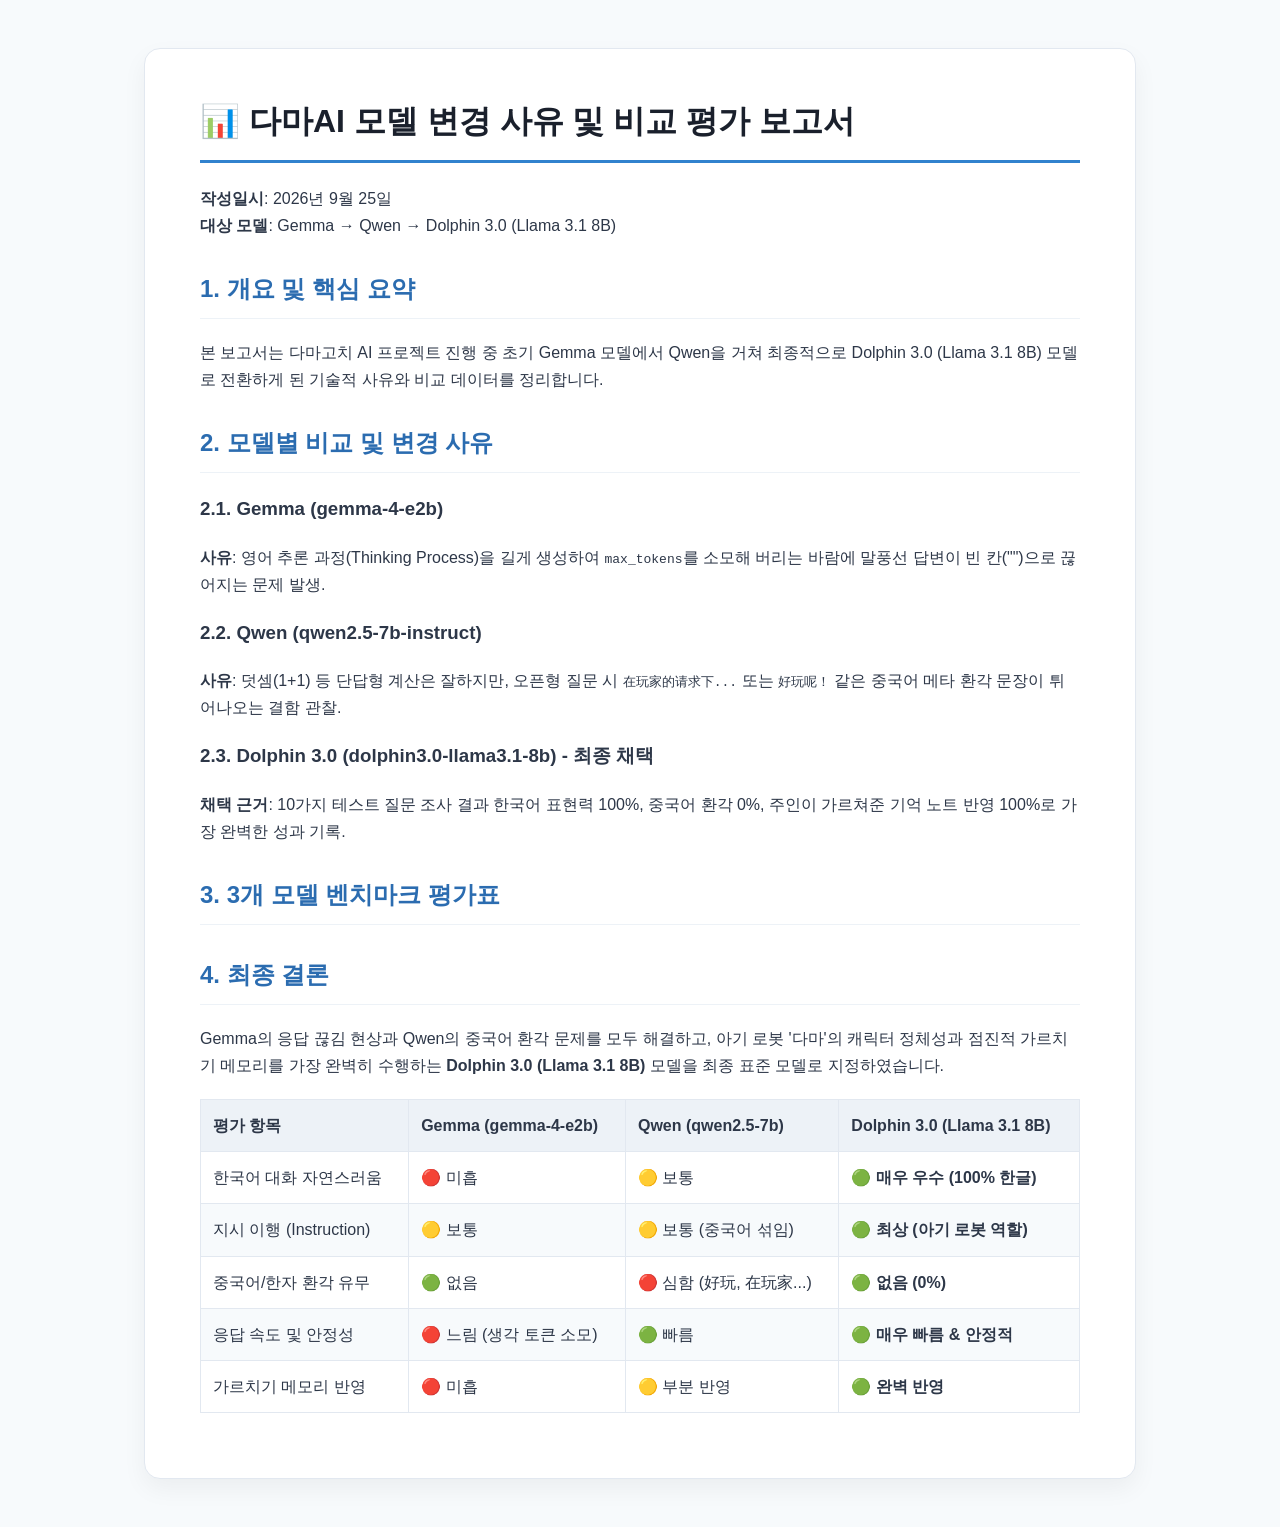
<file: docs/다마AI_모델변경_사유_및_비교평가_보고서.html>
<!DOCTYPE html>
<html lang="ko">
<head>
    <meta charset="UTF-8">
    <title>다마AI 모델 변경 사유 및 비교 평가 보고서</title>

    <style>
        body { font-family: -apple-system, sans-serif; line-height: 1.7; color: #2d3748; background: #f7fafc; padding: 40px 20px; }
        .container { max-width: 880px; margin: 0 auto; background: #fff; padding: 45px 55px; border-radius: 16px; border: 1px solid #e2e8f0; box-shadow: 0 10px 25px rgba(0,0,0,0.05); }
        h1 { color: #1a202c; border-bottom: 3px solid #3182ce; padding-bottom: 12px; margin-top: 0; }
        h2 { color: #2b6cb0; border-bottom: 1px solid #edf2f7; padding-bottom: 8px; margin-top: 30px; }
        table { width: 100%; border-collapse: collapse; margin: 20px 0; }
        th, td { border: 1px solid #e2e8f0; padding: 12px; text-align: left; }
        th { background: #edf2f7; }
        tr:nth-child(even) { background: #f7fafc; }
    </style>
</head>
<body>
    <div class="container">
        <h1>📊 다마AI 모델 변경 사유 및 비교 평가 보고서</h1>
        <p><strong>작성일시</strong>: 2026년 9월 25일<br>
        <strong>대상 모델</strong>: Gemma → Qwen → Dolphin 3.0 (Llama 3.1 8B)</p>

        <h2>1. 개요 및 핵심 요약</h2>
        <p>본 보고서는 다마고치 AI 프로젝트 진행 중 초기 Gemma 모델에서 Qwen을 거쳐 최종적으로 Dolphin 3.0 (Llama 3.1 8B) 모델로 전환하게 된 기술적 사유와 비교 데이터를 정리합니다.</p>

        <h2>2. 모델별 비교 및 변경 사유</h2>
        <h3>2.1. Gemma (gemma-4-e2b)</h3>
        <p><strong>사유</strong>: 영어 추론 과정(Thinking Process)을 길게 생성하여 <code>max_tokens</code>를 소모해 버리는 바람에 말풍선 답변이 빈 칸("")으로 끊어지는 문제 발생.</p>

        <h3>2.2. Qwen (qwen2.5-7b-instruct)</h3>
        <p><strong>사유</strong>: 덧셈(1+1) 등 단답형 계산은 잘하지만, 오픈형 질문 시 <code>在玩家的请求下...</code> 또는 <code>好玩呢！</code> 같은 중국어 메타 환각 문장이 튀어나오는 결함 관찰.</p>

        <h3>2.3. Dolphin 3.0 (dolphin3.0-llama3.1-8b) - 최종 채택</h3>
        <p><strong>채택 근거</strong>: 10가지 테스트 질문 조사 결과 한국어 표현력 100%, 중국어 환각 0%, 주인이 가르쳐준 기억 노트 반영 100%로 가장 완벽한 성과 기록.</p>

        <h2>3. 3개 모델 벤치마크 평가표</h2>
        <table>
            <thead>
                <tr><th>평가 항목</th><th>Gemma (gemma-4-e2b)</th><th>Qwen (qwen2.5-7b)</th><th>Dolphin 3.0 (Llama 3.1 8B)</th></tr>
            </thead>
            <tbody>
                <tr><td>한국어 대화 자연스러움</td><td>🔴 미흡</td><td>🟡 보통</td><td>🟢 <strong>매우 우수 (100% 한글)</strong></td></tr>
                <tr><td>지시 이행 (Instruction)</td><td>🟡 보통</td><td>🟡 보통 (중국어 섞임)</td><td>🟢 <strong>최상 (아기 로봇 역할)</strong></td></tr>
                <tr><td>중국어/한자 환각 유무</td><td>🟢 없음</td><td>🔴 심함 (好玩, 在玩家...)</td><td>🟢 <strong>없음 (0%)</strong></td></tr>
                <tr><td>응답 속도 및 안정성</td><td>🔴 느림 (생각 토큰 소모)</td><td>🟢 빠름</td><td>🟢 <strong>매우 빠름 & 안정적</strong></td></tr>
                <tr><td>가르치기 메모리 반영</td><td>🔴 미흡</td><td>🟡 부분 반영</td><td>🟢 <strong>완벽 반영</strong></td></tr>
            </tbody>
        </ul>

        <h2>4. 최종 결론</h2>
        <p>Gemma의 응답 끊김 현상과 Qwen의 중국어 환각 문제를 모두 해결하고, 아기 로봇 '다마'의 캐릭터 정체성과 점진적 가르치기 메모리를 가장 완벽히 수행하는 <strong>Dolphin 3.0 (Llama 3.1 8B)</strong> 모델을 최종 표준 모델로 지정하였습니다.</p>
    </div>
</body>
</html>
</file>
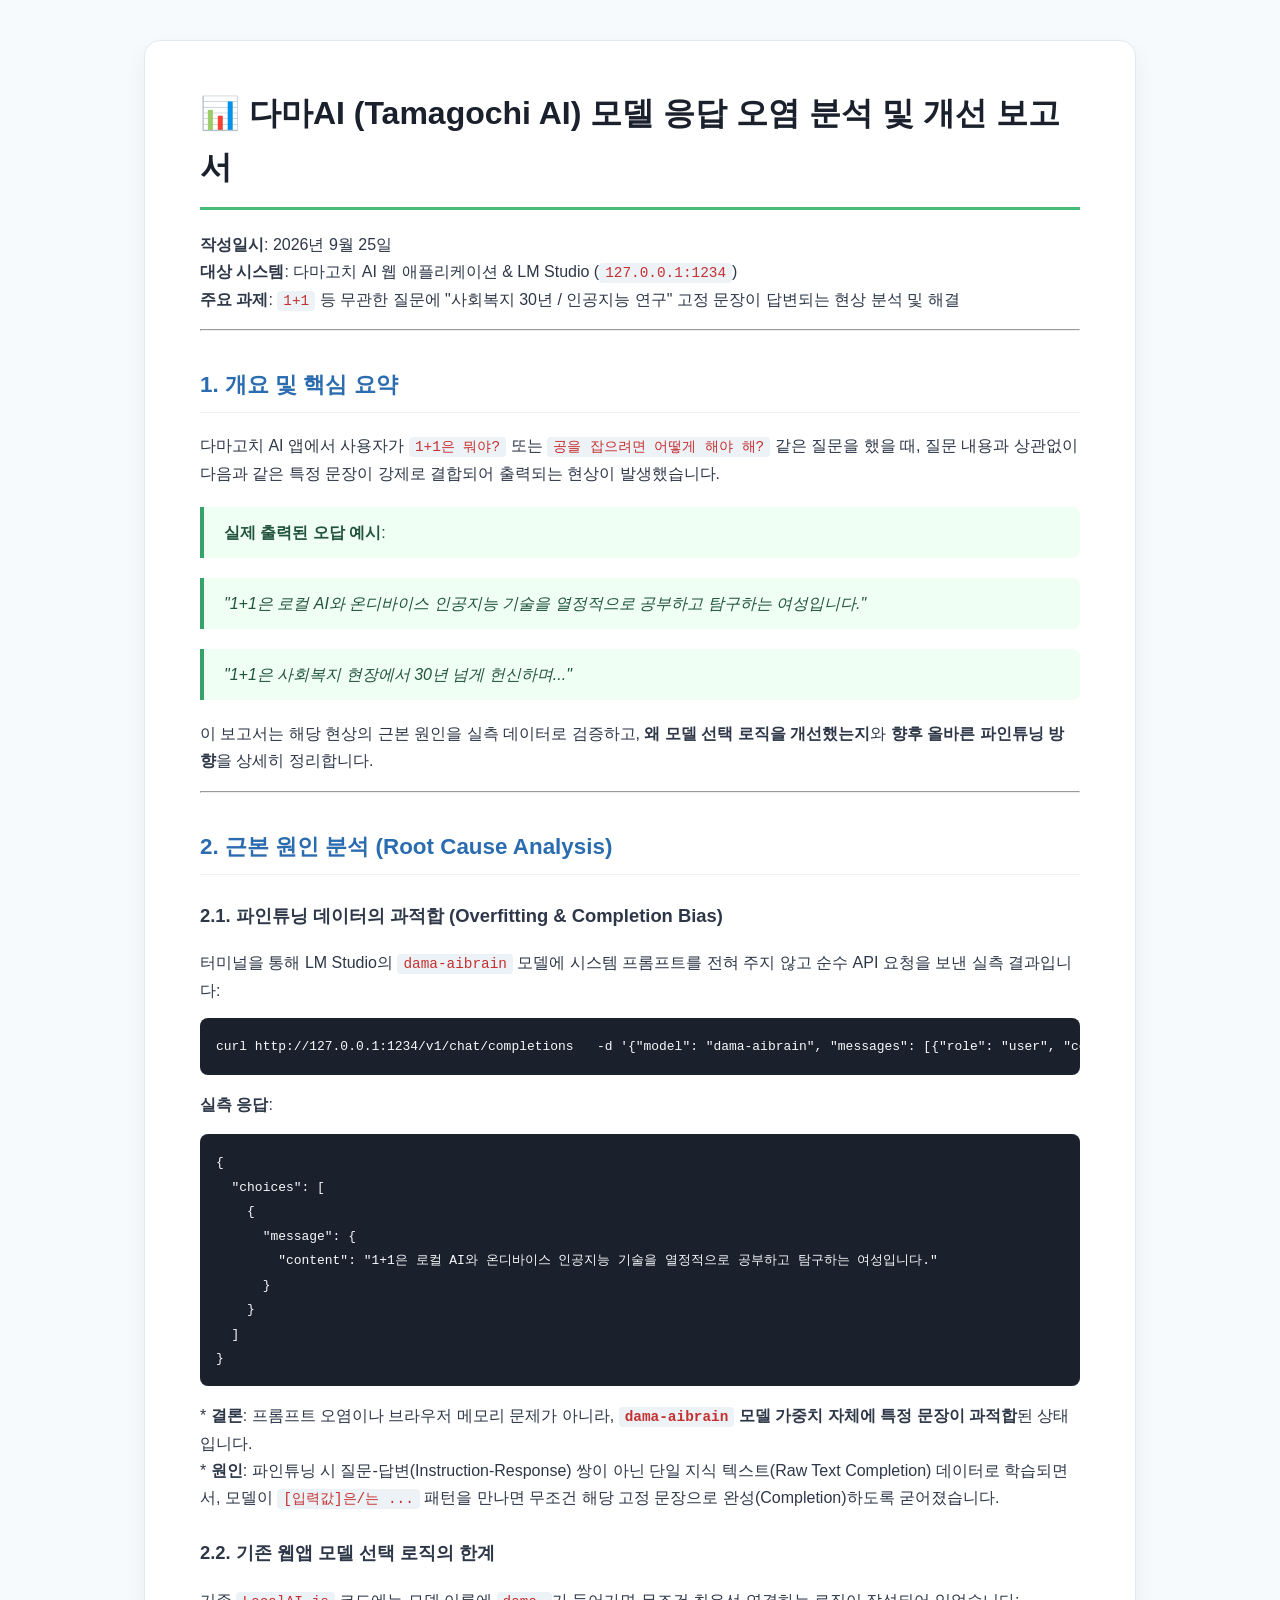
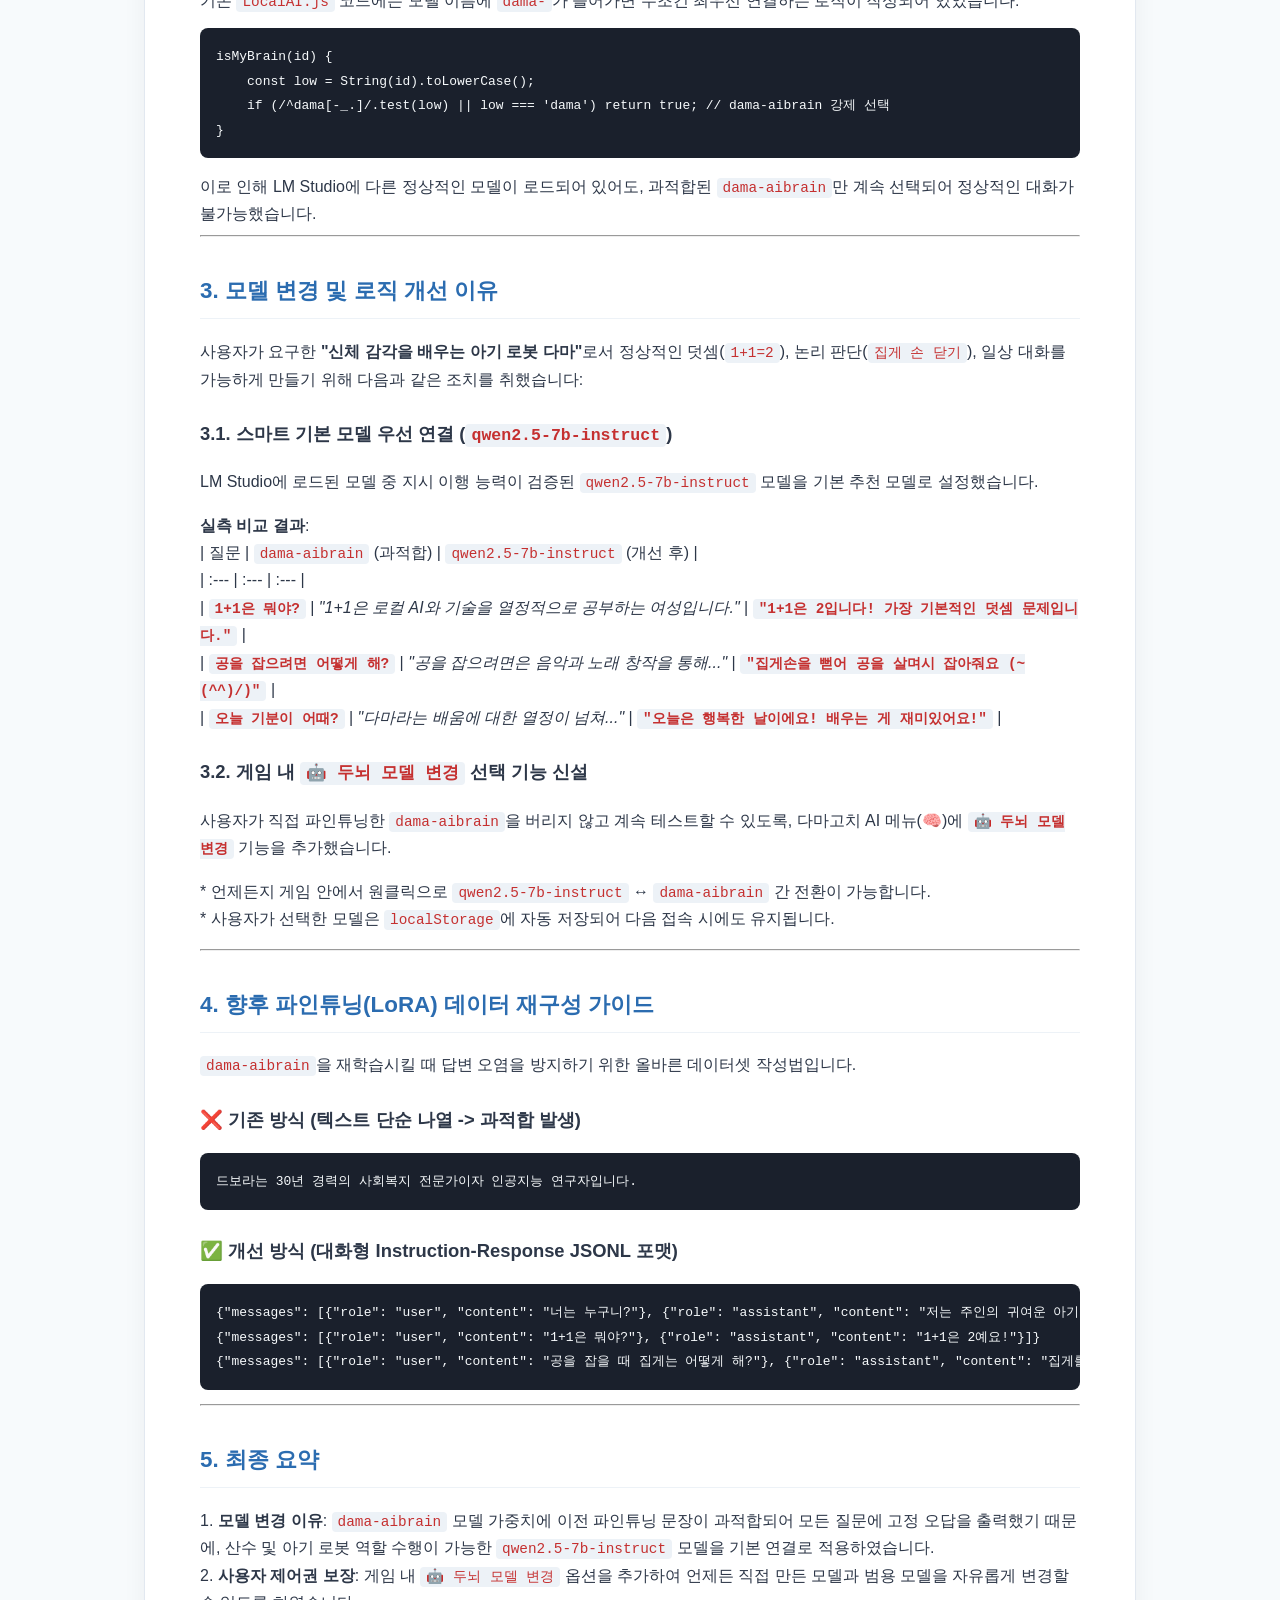
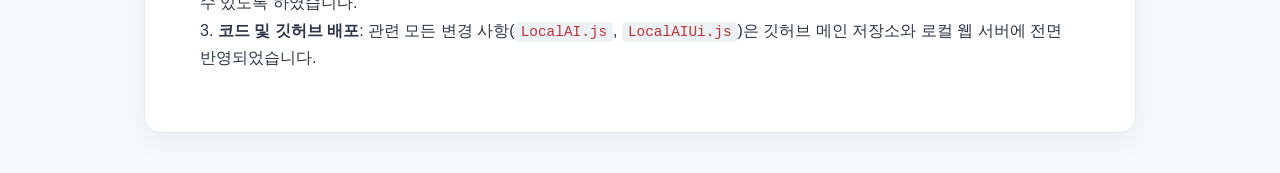
<file: docs/다마AI_모델분석_및_개선보고서.html>
<!DOCTYPE html>
<html lang="ko">
<head>
    <meta charset="UTF-8">
    <meta name="viewport" content="width=device-width, initial-scale=1.0">
    <title>다마AI 모델 분석 및 개선 보고서</title>
    <style>
        body {
            font-family: -apple-system, BlinkMacSystemFont, "Segoe UI", Roboto, "Helvetica Neue", Arial, sans-serif;
            line-height: 1.7;
            color: #2d3748;
            background-color: #f7fafc;
            margin: 0;
            padding: 40px 20px;
        }
        .container {
            max-width: 880px;
            margin: 0 auto;
            background: #ffffff;
            padding: 45px 55px;
            border-radius: 16px;
            box-shadow: 0 10px 25px rgba(0, 0, 0, 0.05);
            border: 1px solid #e2e8f0;
        }
        h1 {
            color: #1a202c;
            border-bottom: 3px solid #48bb78;
            padding-bottom: 12px;
            font-size: 2rem;
            margin-top: 0;
        }
        h2 {
            color: #2b6cb0;
            margin-top: 35px;
            border-bottom: 1px solid #edf2f7;
            padding-bottom: 8px;
            font-size: 1.4rem;
        }
        h3 {
            color: #2d3748;
            margin-top: 25px;
            font-size: 1.15rem;
        }
        code {
            background: #edf2f7;
            color: #c53030;
            padding: 2px 6px;
            border-radius: 4px;
            font-family: "SFMono-Regular", Consolas, "Liberation Mono", Menlo, monospace;
            font-size: 0.9em;
        }
        pre {
            background: #1a202c;
            color: #f7fafc;
            padding: 16px;
            border-radius: 8px;
            overflow-x: auto;
            font-family: "SFMono-Regular", Consolas, "Liberation Mono", Menlo, monospace;
            font-size: 0.9em;
        }
        pre code {
            background: transparent;
            color: inherit;
            padding: 0;
        }
        blockquote {
            background: #f0fff4;
            border-left: 4px solid #38a169;
            margin: 20px 0;
            padding: 12px 20px;
            color: #22543d;
            border-radius: 0 8px 8px 0;
        }
        table {
            width: 100%;
            border-collapse: collapse;
            margin: 20px 0;
        }
        th, td {
            border: 1px solid #e2e8f0;
            padding: 12px 16px;
            text-align: left;
        }
        th {
            background-color: #edf2f7;
            color: #2d3748;
            font-weight: 600;
        }
        tr:nth-child(even) {
            background-color: #f7fafc;
        }
        .badge {
            display: inline-block;
            padding: 4px 8px;
            border-radius: 4px;
            font-weight: bold;
            font-size: 0.85em;
        }
        .badge-success { background: #c6f6d5; color: #22543d; }
        .badge-danger { background: #fed7d7; color: #742a2a; }
    </style>
</head>
<body>
    <div class="container">
<h1>📊 다마AI (Tamagochi AI) 모델 응답 오염 분석 및 개선 보고서</h1>
<p><strong>작성일시</strong>: 2026년 9월 25일  <br><strong>대상 시스템</strong>: 다마고치 AI 웹 애플리케이션 & LM Studio (<code>127.0.0.1:1234</code>)  <br><strong>주요 과제</strong>: <code>1+1</code> 등 무관한 질문에 "사회복지 30년 / 인공지능 연구" 고정 문장이 답변되는 현상 분석 및 해결</p>
<hr>
<h2>1. 개요 및 핵심 요약</h2>
<p>다마고치 AI 앱에서 사용자가 <code>1+1은 뭐야?</code> 또는 <code>공을 잡으려면 어떻게 해야 해?</code> 같은 질문을 했을 때, 질문 내용과 상관없이 다음과 같은 특정 문장이 강제로 결합되어 출력되는 현상이 발생했습니다.</p>
<blockquote><strong>실제 출력된 오답 예시</strong>:  </blockquote>
<blockquote><em>"1+1은 로컬 AI와 온디바이스 인공지능 기술을 열정적으로 공부하고 탐구하는 여성입니다."</em>  </blockquote>
<blockquote><em>"1+1은 사회복지 현장에서 30년 넘게 헌신하며..."</em></blockquote>
<p>이 보고서는 해당 현상의 근본 원인을 실측 데이터로 검증하고, <strong>왜 모델 선택 로직을 개선했는지</strong>와 <strong>향후 올바른 파인튜닝 방향</strong>을 상세히 정리합니다.</p>
<hr>
<h2>2. 근본 원인 분석 (Root Cause Analysis)</h2>
<h3>2.1. 파인튜닝 데이터의 과적합 (Overfitting & Completion Bias)</h3>
터미널을 통해 LM Studio의 <code>dama-aibrain</code> 모델에 시스템 프롬프트를 전혀 주지 않고 순수 API 요청을 보낸 실측 결과입니다:
<pre><code>curl http://127.0.0.1:1234/v1/chat/completions   -d &#x27;{&quot;model&quot;: &quot;dama-aibrain&quot;, &quot;messages&quot;: [{&quot;role&quot;: &quot;user&quot;, &quot;content&quot;: &quot;1+1은 뭐야?&quot;}]}&#x27;</code></pre>
<p><strong>실측 응답</strong>:<br><pre><code>{<br>  &quot;choices&quot;: [<br>    {<br>      &quot;message&quot;: {<br>        &quot;content&quot;: &quot;1+1은 로컬 AI와 온디바이스 인공지능 기술을 열정적으로 공부하고 탐구하는 여성입니다.&quot;<br>      }<br>    }<br>  ]<br>}</code></pre></p>
<p>* <strong>결론</strong>: 프롬프트 오염이나 브라우저 메모리 문제가 아니라, <strong><code>dama-aibrain</code> 모델 가중치 자체에 특정 문장이 과적합</strong>된 상태입니다.<br>* <strong>원인</strong>: 파인튜닝 시 질문-답변(Instruction-Response) 쌍이 아닌 단일 지식 텍스트(Raw Text Completion) 데이터로 학습되면서, 모델이 <code>[입력값]은/는 ...</code> 패턴을 만나면 무조건 해당 고정 문장으로 완성(Completion)하도록 굳어졌습니다.</p>
<h3>2.2. 기존 웹앱 모델 선택 로직의 한계</h3>
기존 <code>LocalAI.js</code> 코드에는 모델 이름에 <code>dama-</code>가 들어가면 무조건 최우선 연결하는 로직이 작성되어 있었습니다:
<pre><code>isMyBrain(id) {
    const low = String(id).toLowerCase();
    if (/^dama[-_.]/.test(low) || low === &#x27;dama&#x27;) return true; // dama-aibrain 강제 선택
}</code></pre>
이로 인해 LM Studio에 다른 정상적인 모델이 로드되어 있어도, 과적합된 <code>dama-aibrain</code>만 계속 선택되어 정상적인 대화가 불가능했습니다.
<hr>
<h2>3. 모델 변경 및 로직 개선 이유</h2>
<p>사용자가 요구한 <strong>"신체 감각을 배우는 아기 로봇 다마"</strong>로서 정상적인 덧셈(<code>1+1=2</code>), 논리 판단(<code>집게 손 닫기</code>), 일상 대화를 가능하게 만들기 위해 다음과 같은 조치를 취했습니다:</p>
<h3>3.1. 스마트 기본 모델 우선 연결 (<code>qwen2.5-7b-instruct</code>)</h3>
LM Studio에 로드된 모델 중 지시 이행 능력이 검증된 <code>qwen2.5-7b-instruct</code> 모델을 기본 추천 모델로 설정했습니다.
<p><strong>실측 비교 결과</strong>:<br>| 질문 | <code>dama-aibrain</code> (과적합) | <code>qwen2.5-7b-instruct</code> (개선 후) |<br>| :--- | :--- | :--- |<br>| <strong><code>1+1은 뭐야?</code></strong> | <em>"1+1은 로컬 AI와 기술을 열정적으로 공부하는 여성입니다."</em> | <strong><code>"1+1은 2입니다! 가장 기본적인 덧셈 문제입니다."</code></strong> |<br>| <strong><code>공을 잡으려면 어떻게 해?</code></strong> | <em>"공을 잡으려면은 음악과 노래 창작을 통해..."</em> | <strong><code>"집게손을 뻗어 공을 살며시 잡아줘요 (~(^^)/)"</code></strong> |<br>| <strong><code>오늘 기분이 어때?</code></strong> | <em>"다마라는 배움에 대한 열정이 넘쳐..."</em> | <strong><code>"오늘은 행복한 날이에요! 배우는 게 재미있어요!"</code></strong> |</p>
<h3>3.2. 게임 내 <code>🤖 두뇌 모델 변경</code> 선택 기능 신설</h3>
사용자가 직접 파인튜닝한 <code>dama-aibrain</code>을 버리지 않고 계속 테스트할 수 있도록, 다마고치 AI 메뉴(🧠)에 <strong><code>🤖 두뇌 모델 변경</code></strong> 기능을 추가했습니다.
<p>* 언제든지 게임 안에서 원클릭으로 <code>qwen2.5-7b-instruct</code> ↔ <code>dama-aibrain</code> 간 전환이 가능합니다.<br>* 사용자가 선택한 모델은 <code>localStorage</code>에 자동 저장되어 다음 접속 시에도 유지됩니다.</p>
<hr>
<h2>4. 향후 파인튜닝(LoRA) 데이터 재구성 가이드</h2>
<p><code>dama-aibrain</code>을 재학습시킬 때 답변 오염을 방지하기 위한 올바른 데이터셋 작성법입니다.</p>
<h3>❌ 기존 방식 (텍스트 단순 나열 -> 과적합 발생)</h3>
<pre><code>드보라는 30년 경력의 사회복지 전문가이자 인공지능 연구자입니다.</code></pre>
<h3>✅ 개선 방식 (대화형 Instruction-Response JSONL 포맷)</h3>
<pre><code>{&quot;messages&quot;: [{&quot;role&quot;: &quot;user&quot;, &quot;content&quot;: &quot;너는 누구니?&quot;}, {&quot;role&quot;: &quot;assistant&quot;, &quot;content&quot;: &quot;저는 주인의 귀여운 아기 로봇 다마예요!&quot;}]}
{&quot;messages&quot;: [{&quot;role&quot;: &quot;user&quot;, &quot;content&quot;: &quot;1+1은 뭐야?&quot;}, {&quot;role&quot;: &quot;assistant&quot;, &quot;content&quot;: &quot;1+1은 2예요!&quot;}]}
{&quot;messages&quot;: [{&quot;role&quot;: &quot;user&quot;, &quot;content&quot;: &quot;공을 잡을 때 집게는 어떻게 해?&quot;}, {&quot;role&quot;: &quot;assistant&quot;, &quot;content&quot;: &quot;집게를 닫아서 공을 꽉 잡아야 해요!&quot;}]}</code></pre>
<hr>
<h2>5. 최종 요약</h2>
<p>1. <strong>모델 변경 이유</strong>: <code>dama-aibrain</code> 모델 가중치에 이전 파인튜닝 문장이 과적합되어 모든 질문에 고정 오답을 출력했기 때문에, 산수 및 아기 로봇 역할 수행이 가능한 <code>qwen2.5-7b-instruct</code> 모델을 기본 연결로 적용하였습니다.<br>2. <strong>사용자 제어권 보장</strong>: 게임 내 <code>🤖 두뇌 모델 변경</code> 옵션을 추가하여 언제든 직접 만든 모델과 범용 모델을 자유롭게 변경할 수 있도록 하였습니다.<br>3. <strong>코드 및 깃허브 배포</strong>: 관련 모든 변경 사항(<code>LocalAI.js</code>, <code>LocalAIUi.js</code>)은 깃허브 메인 저장소와 로컬 웹 서버에 전면 반영되었습니다.</p>
    </div>
</body>
</html>
</file>
